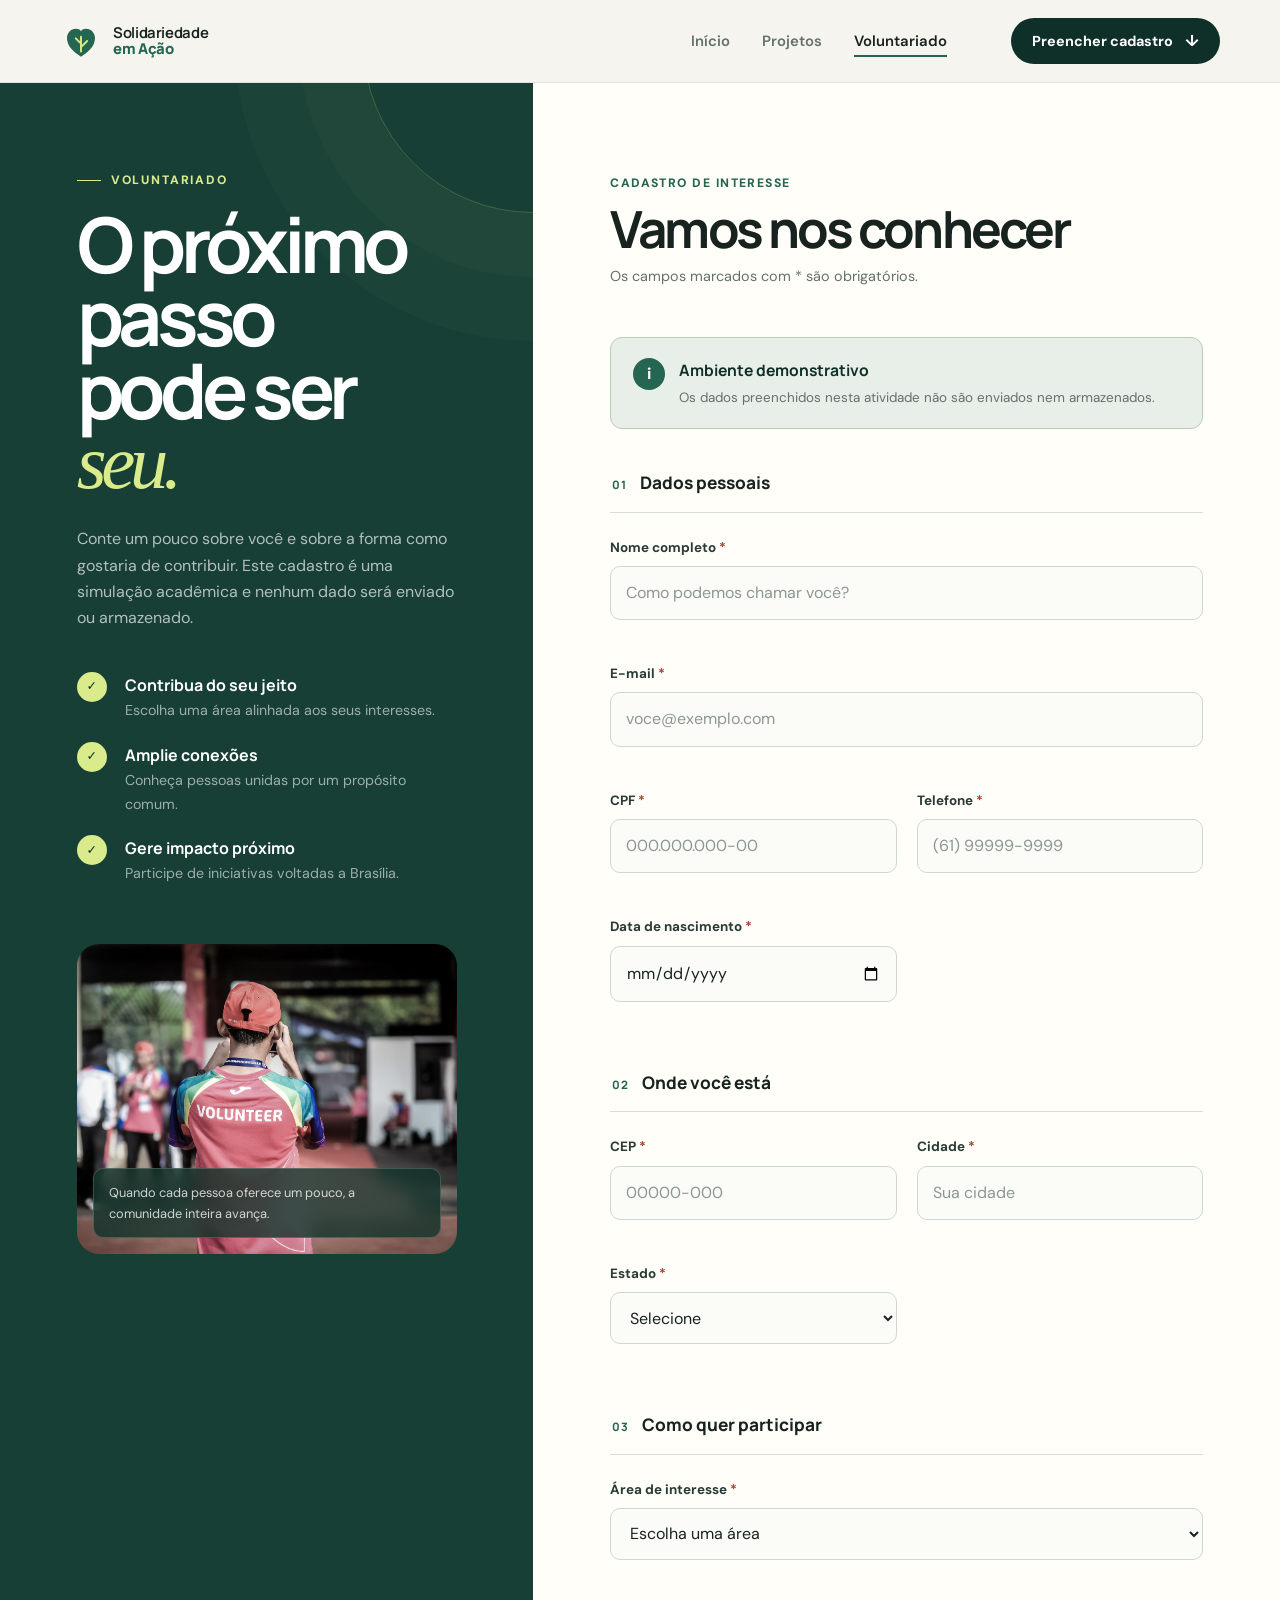
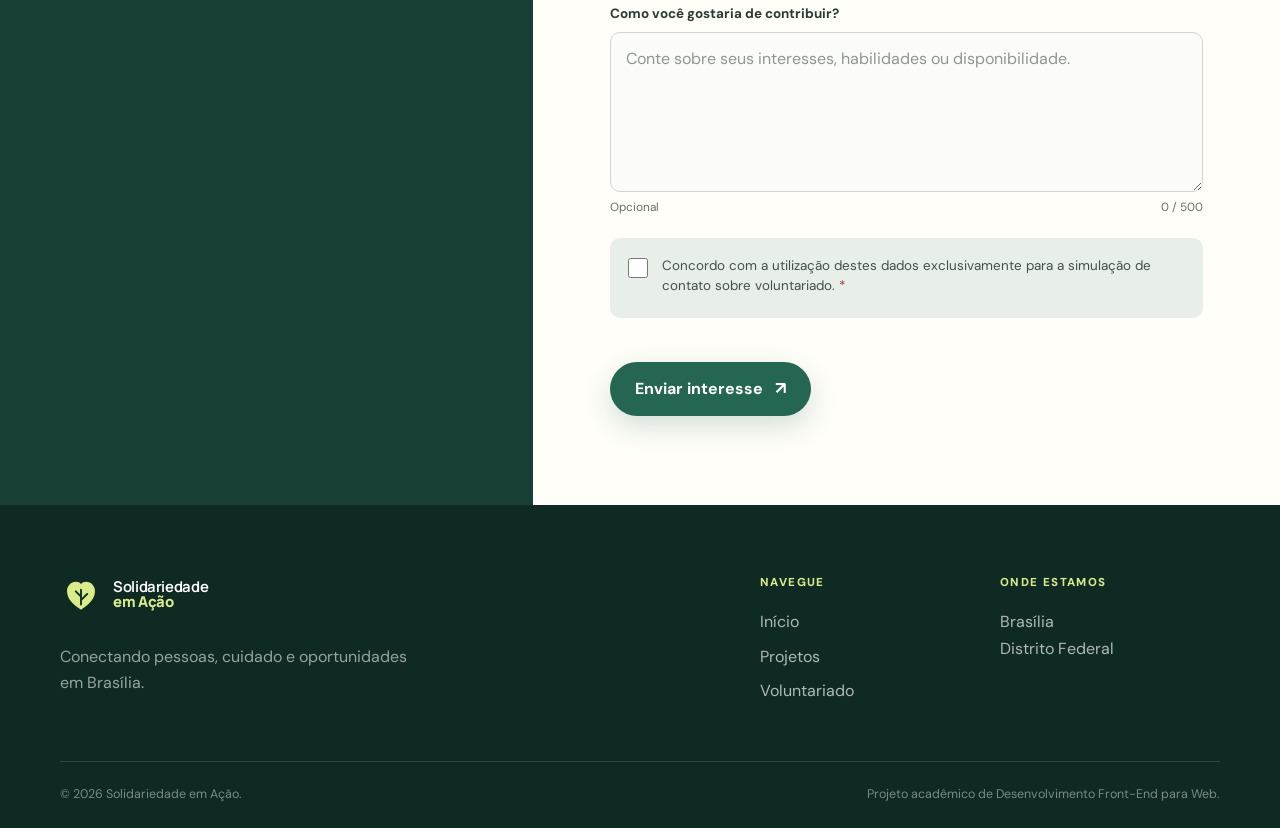
<file: cadastro.html>
<!DOCTYPE html>
<html lang="pt-BR">
<head>
  <meta charset="UTF-8">
  <meta name="viewport" content="width=device-width, initial-scale=1.0">
  <meta name="description" content="Demonstre seu interesse em participar como voluntário das iniciativas da Solidariedade em Ação em Brasília.">
  <meta name="theme-color" content="#173f35">
  <title>Voluntariado | Solidariedade em Ação</title>
  <link rel="preconnect" href="https://fonts.googleapis.com">
  <link rel="preconnect" href="https://fonts.gstatic.com" crossorigin>
  <link href="https://fonts.googleapis.com/css2?family=DM+Sans:wght@400;500;600;700&family=Manrope:wght@500;600;700;800&display=swap" rel="stylesheet">
  <link rel="stylesheet" href="css.css">
  <script src="js.js" defer></script>
</head>
<body class="form-page">
  <a class="skip-link" href="#conteudo">Pular para o conteúdo</a>

  <header class="site-header">
    <div class="container header-inner">
      <a class="brand" href="index.html" aria-label="Solidariedade em Ação, página inicial">
        <svg class="brand-mark" viewBox="0 0 48 48" aria-hidden="true"><path d="M24 42C14 36 8 28.8 8 20.7 8 14.8 12.5 10 18.2 10c2.4 0 4.6.9 5.8 2.8C25.2 10.9 27.4 10 29.8 10 35.5 10 40 14.8 40 20.7 40 28.8 34 36 24 42Z"/><path d="M24 36V19m0 8-6-6m6 10 7-7"/></svg>
        <span class="brand-name">Solidariedade <strong>em Ação</strong></span>
      </a>
      <button class="nav-toggle" type="button" aria-expanded="false" aria-controls="menu-principal">
        <span class="sr-only">Abrir menu</span><span aria-hidden="true"></span><span aria-hidden="true"></span><span aria-hidden="true"></span>
      </button>
      <nav class="site-nav" id="menu-principal" aria-label="Navegação principal">
        <ul>
          <li><a href="index.html">Início</a></li>
          <li class="nav-item-dropdown">
            <a href="projetos.html">Projetos</a>
            <ul class="nav-submenu">
              <li><a href="projetos.html#educacao">Educação para Todos</a></li>
              <li><a href="projetos.html#alimentacao">Alimento que Transforma</a></li>
              <li><a href="projetos.html#comunidade">Comunidade em Movimento</a></li>
            </ul>
          </li>
          <li><a href="cadastro.html" aria-current="page">Voluntariado</a></li>
        </ul>
        <a class="button button-small button-dark nav-cta" href="#formulario">Preencher cadastro <span aria-hidden="true">↓</span></a>
      </nav>
    </div>
  </header>

  <main id="conteudo">
    <div class="volunteer-layout">
      <div class="volunteer-story">
        <div class="story-content reveal">
          <p class="eyebrow eyebrow-light"><span></span> Voluntariado</p>
          <h1 id="voluntariado-titulo">O próximo passo pode ser <em>seu.</em></h1>
          <p>Conte um pouco sobre você e sobre a forma como gostaria de contribuir. Este cadastro é uma simulação acadêmica e nenhum dado será enviado ou armazenado.</p>
          <ul class="volunteer-benefits" aria-label="Por que participar">
            <li><span aria-hidden="true">✓</span><div><strong>Contribua do seu jeito</strong><p>Escolha uma área alinhada aos seus interesses.</p></div></li>
            <li><span aria-hidden="true">✓</span><div><strong>Amplie conexões</strong><p>Conheça pessoas unidas por um propósito comum.</p></div></li>
            <li><span aria-hidden="true">✓</span><div><strong>Gere impacto próximo</strong><p>Participe de iniciativas voltadas a Brasília.</p></div></li>
          </ul>
        </div>
        <figure class="story-image reveal reveal-delay">
          <picture>
            <source srcset="assets/images/voluntariado.webp" type="image/webp">
            <img src="assets/images/voluntariado.jpg" alt="Voluntárias sorrindo juntas durante uma atividade comunitária" width="800" height="600">
          </picture>
          <figcaption>Quando cada pessoa oferece um pouco, a comunidade inteira avança.</figcaption>
        </figure>
      </div>

      <section class="form-section" id="formulario" aria-labelledby="formulario-titulo">
        <div class="form-wrap reveal">
          <div class="form-heading">
            <p class="form-step">Cadastro de interesse</p>
            <h2 id="formulario-titulo">Vamos nos conhecer</h2>
            <p>Os campos marcados com <span aria-hidden="true">*</span><span class="sr-only">asterisco</span> são obrigatórios.</p>
          </div>

          <div class="feedback-alert feedback-alert-info" role="note" aria-labelledby="alerta-demonstracao-titulo">
            <span class="feedback-alert-icon" aria-hidden="true">i</span>
            <div>
              <h3 id="alerta-demonstracao-titulo">Ambiente demonstrativo</h3>
              <p>Os dados preenchidos nesta atividade não são enviados nem armazenados.</p>
            </div>
          </div>

          <form id="formCadastro">
            <fieldset>
              <legend><span>01</span> Dados pessoais</legend>
              <div class="form-grid">
                <div class="field field-full">
                  <label for="nome">Nome completo <span aria-hidden="true">*</span></label>
                  <input type="text" id="nome" name="nome" minlength="3" maxlength="100" autocomplete="name" placeholder="Como podemos chamar você?" required>
                  <small class="field-error" id="erro-nome"></small>
                </div>
                <div class="field field-full">
                  <label for="email">E-mail <span aria-hidden="true">*</span></label>
                  <input type="email" id="email" name="email" maxlength="120" autocomplete="email" placeholder="voce@exemplo.com" required>
                  <small class="field-error" id="erro-email"></small>
                </div>
                <div class="field">
                  <label for="cpf">CPF <span aria-hidden="true">*</span></label>
                  <input type="text" id="cpf" name="cpf" placeholder="000.000.000-00" maxlength="14" pattern="\d{3}\.\d{3}\.\d{3}-\d{2}" title="Digite o CPF no formato 000.000.000-00" inputmode="numeric" autocomplete="off" required>
                  <small class="field-error" id="erro-cpf"></small>
                </div>
                <div class="field">
                  <label for="telefone">Telefone <span aria-hidden="true">*</span></label>
                  <input type="tel" id="telefone" name="telefone" placeholder="(61) 99999-9999" maxlength="15" pattern="\(\d{2}\) \d{5}-\d{4}" title="Digite o telefone no formato (61) 99999-9999" inputmode="tel" autocomplete="tel" required>
                  <small class="field-error" id="erro-telefone"></small>
                </div>
                <div class="field">
                  <label for="dataNascimento">Data de nascimento <span aria-hidden="true">*</span></label>
                  <input type="date" id="dataNascimento" name="dataNascimento" autocomplete="bday" required>
                  <small class="field-error" id="erro-dataNascimento"></small>
                </div>
              </div>
            </fieldset>

            <fieldset>
              <legend><span>02</span> Onde você está</legend>
              <div class="form-grid">
                <div class="field">
                  <label for="cep">CEP <span aria-hidden="true">*</span></label>
                  <input type="text" id="cep" name="cep" placeholder="00000-000" maxlength="9" pattern="\d{5}-\d{3}" title="Digite o CEP no formato 00000-000" inputmode="numeric" autocomplete="postal-code" required>
                  <small class="field-error" id="erro-cep"></small>
                </div>
                <div class="field">
                  <label for="cidade">Cidade <span aria-hidden="true">*</span></label>
                  <input type="text" id="cidade" name="cidade" minlength="2" maxlength="80" autocomplete="address-level2" placeholder="Sua cidade" required>
                  <small class="field-error" id="erro-cidade"></small>
                </div>
                <div class="field">
                  <label for="estado">Estado <span aria-hidden="true">*</span></label>
                  <select id="estado" name="estado" autocomplete="address-level1" required>
                    <option value="">Selecione</option><option value="AC">Acre</option><option value="AL">Alagoas</option><option value="AP">Amapá</option><option value="AM">Amazonas</option><option value="BA">Bahia</option><option value="CE">Ceará</option><option value="DF">Distrito Federal</option><option value="ES">Espírito Santo</option><option value="GO">Goiás</option><option value="MA">Maranhão</option><option value="MT">Mato Grosso</option><option value="MS">Mato Grosso do Sul</option><option value="MG">Minas Gerais</option><option value="PA">Pará</option><option value="PB">Paraíba</option><option value="PR">Paraná</option><option value="PE">Pernambuco</option><option value="PI">Piauí</option><option value="RJ">Rio de Janeiro</option><option value="RN">Rio Grande do Norte</option><option value="RS">Rio Grande do Sul</option><option value="RO">Rondônia</option><option value="RR">Roraima</option><option value="SC">Santa Catarina</option><option value="SP">São Paulo</option><option value="SE">Sergipe</option><option value="TO">Tocantins</option>
                  </select>
                  <small class="field-error" id="erro-estado"></small>
                </div>
              </div>
            </fieldset>

            <fieldset>
              <legend><span>03</span> Como quer participar</legend>
              <div class="form-grid">
                <div class="field field-full">
                  <label for="area">Área de interesse <span aria-hidden="true">*</span></label>
                  <select id="area" name="area" required>
                    <option value="">Escolha uma área</option>
                    <option value="educacao">Educação</option>
                    <option value="alimentacao">Segurança alimentar</option>
                    <option value="eventos">Eventos e atividades comunitárias</option>
                    <option value="administrativo">Apoio administrativo</option>
                    <option value="comunicacao">Comunicação</option>
                  </select>
                  <small class="field-error" id="erro-area"></small>
                </div>
                <div class="field field-full">
                  <label for="mensagem">Como você gostaria de contribuir?</label>
                  <textarea id="mensagem" name="mensagem" rows="5" maxlength="500" placeholder="Conte sobre seus interesses, habilidades ou disponibilidade."></textarea>
                  <div class="field-meta"><span>Opcional</span><span id="contadorMensagem">0 / 500</span></div>
                </div>
                <div class="consent field-full">
                  <input type="checkbox" id="consentimento" name="consentimento" required>
                  <label for="consentimento">Concordo com a utilização destes dados exclusivamente para a simulação de contato sobre voluntariado. <span aria-hidden="true">*</span></label>
                  <small class="field-error" id="erro-consentimento"></small>
                </div>
              </div>
            </fieldset>

            <div class="form-submit">
              <button type="submit" class="button button-primary">Enviar interesse <span aria-hidden="true">↗</span></button>
            </div>
            <div id="mensagemSucesso" class="form-status" role="status" aria-live="polite" tabindex="-1" hidden></div>
          </form>
        </div>
      </section>
    </div>
  </main>

  <div class="toast-region">
    <div id="toastSucesso" class="toast toast-success" hidden>
      <span class="toast-icon" aria-hidden="true">✓</span>
      <div role="status" aria-live="polite" aria-atomic="true">
        <strong>Interesse registrado na demonstração</strong>
        <p>Nenhum dado foi enviado ou armazenado.</p>
      </div>
      <button class="toast-close" type="button" aria-label="Fechar notificação">×</button>
    </div>
  </div>

  <footer class="site-footer">
    <div class="container footer-main">
      <div>
        <a class="brand brand-light" href="index.html" aria-label="Solidariedade em Ação, página inicial">
          <svg class="brand-mark" viewBox="0 0 48 48" aria-hidden="true"><path d="M24 42C14 36 8 28.8 8 20.7 8 14.8 12.5 10 18.2 10c2.4 0 4.6.9 5.8 2.8C25.2 10.9 27.4 10 29.8 10 35.5 10 40 14.8 40 20.7 40 28.8 34 36 24 42Z"/><path d="M24 36V19m0 8-6-6m6 10 7-7"/></svg>
          <span class="brand-name">Solidariedade <strong>em Ação</strong></span>
        </a>
        <p>Conectando pessoas, cuidado e oportunidades em Brasília.</p>
      </div>
      <nav aria-label="Navegação do rodapé"><p>Navegue</p><a href="index.html">Início</a><a href="projetos.html">Projetos</a><a href="cadastro.html">Voluntariado</a></nav>
      <div class="footer-location"><p>Onde estamos</p><address>Brasília<br>Distrito Federal</address></div>
    </div>
    <div class="container footer-bottom"><p>© <span data-current-year>2026</span> Solidariedade em Ação.</p><p>Projeto acadêmico de Desenvolvimento Front-End para Web.</p></div>
  </footer>
</body>
</html>
</file>
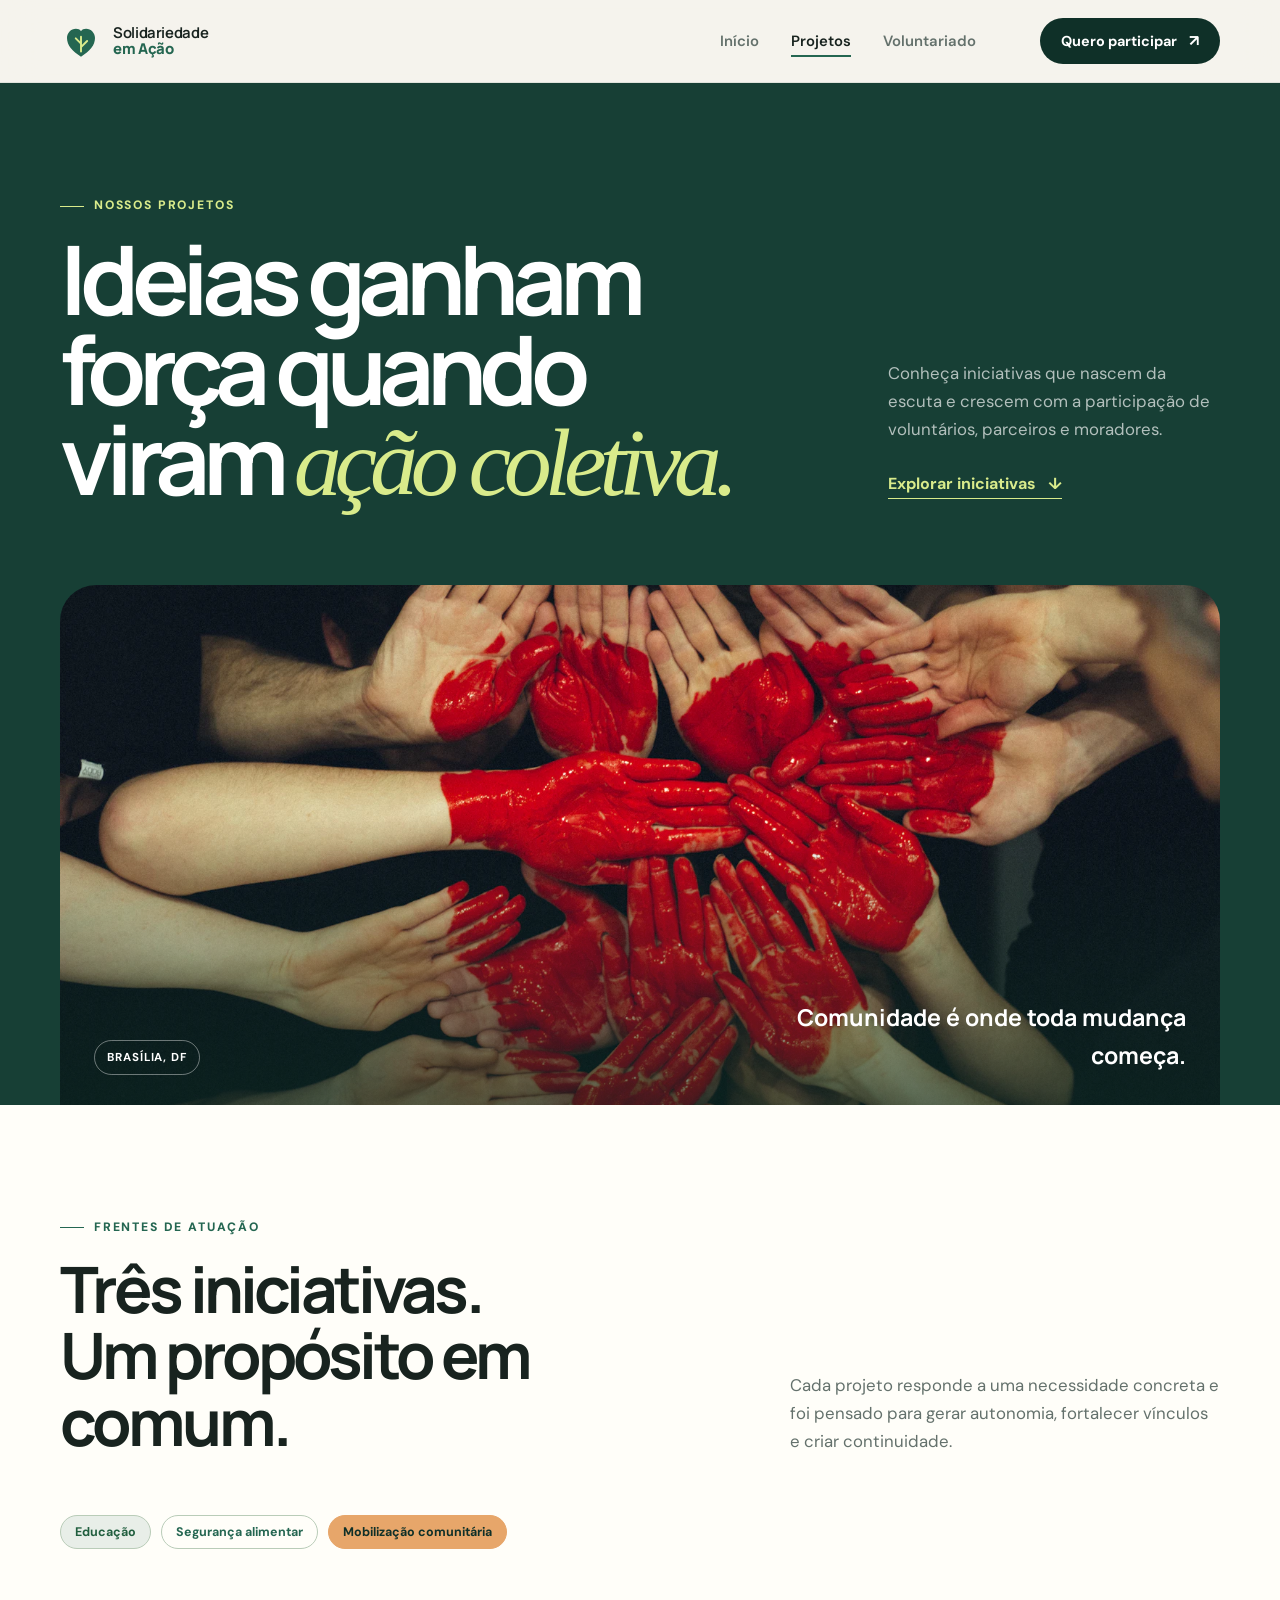
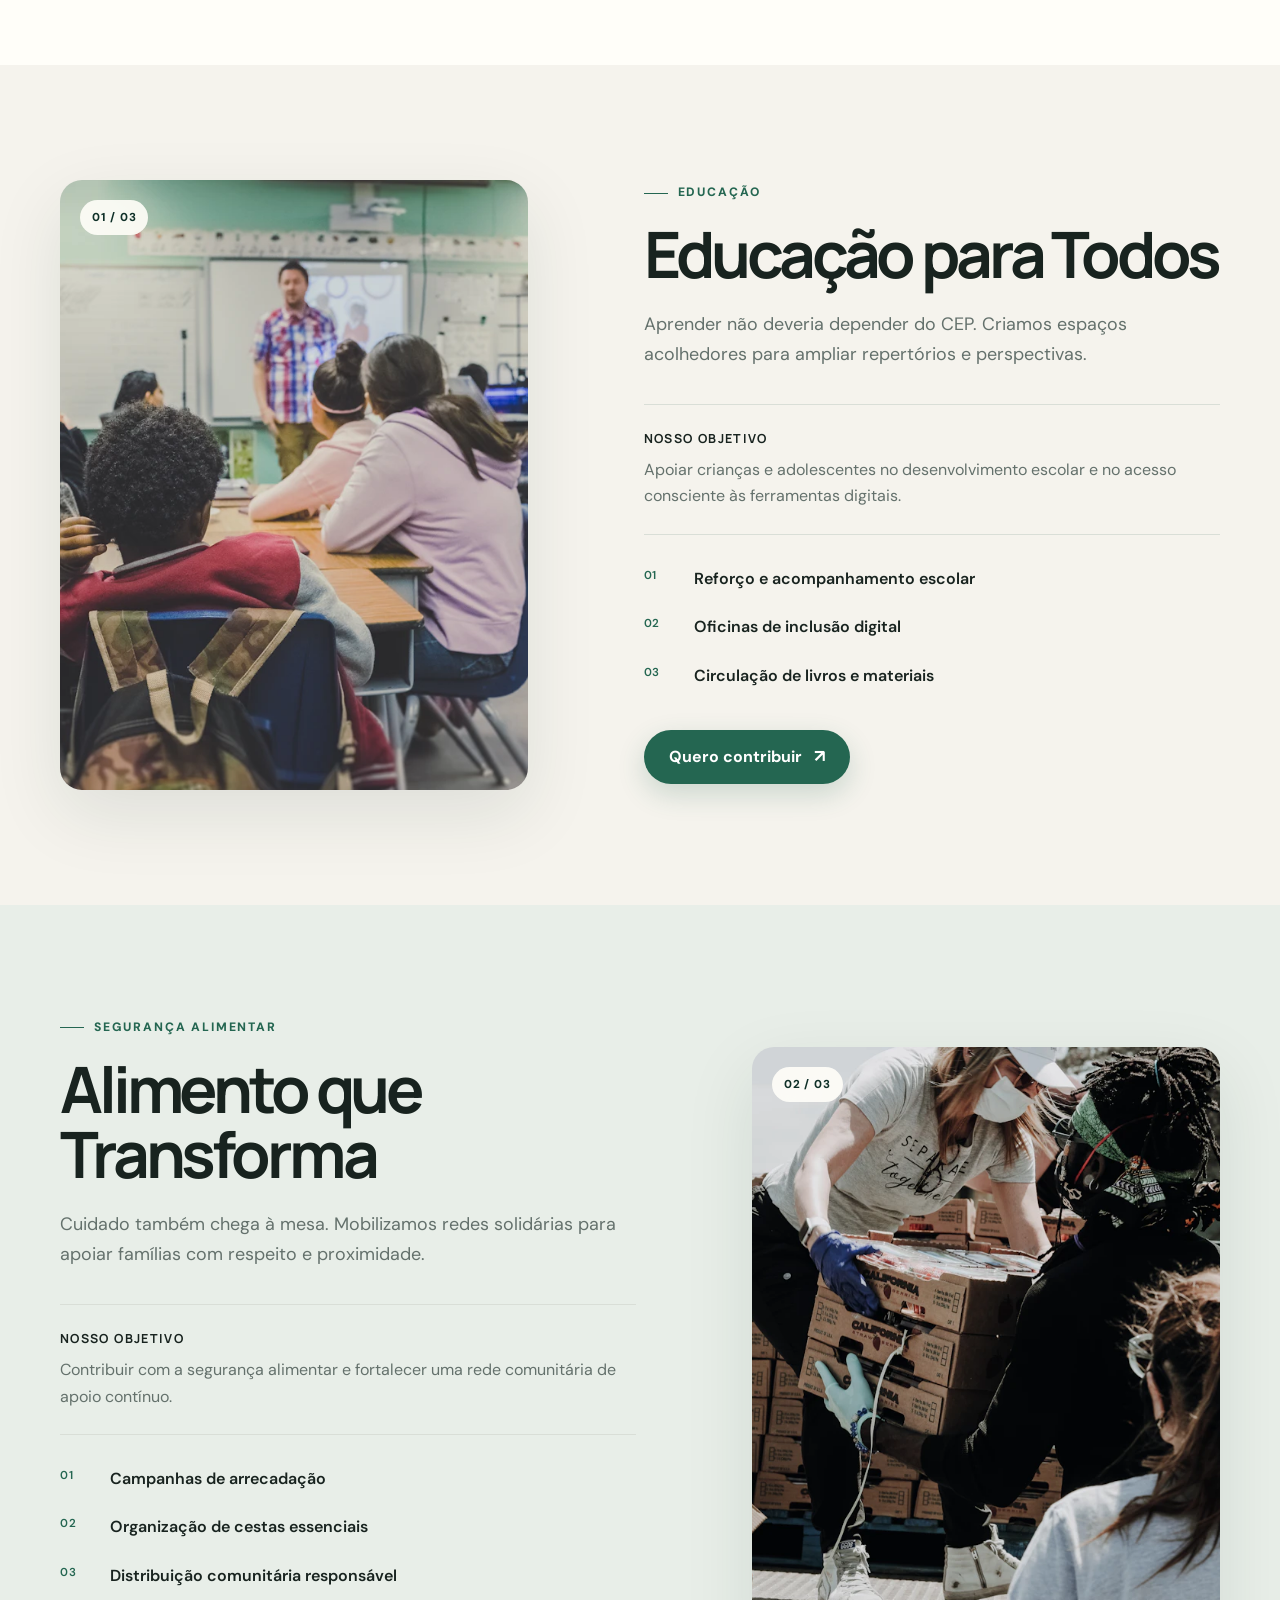
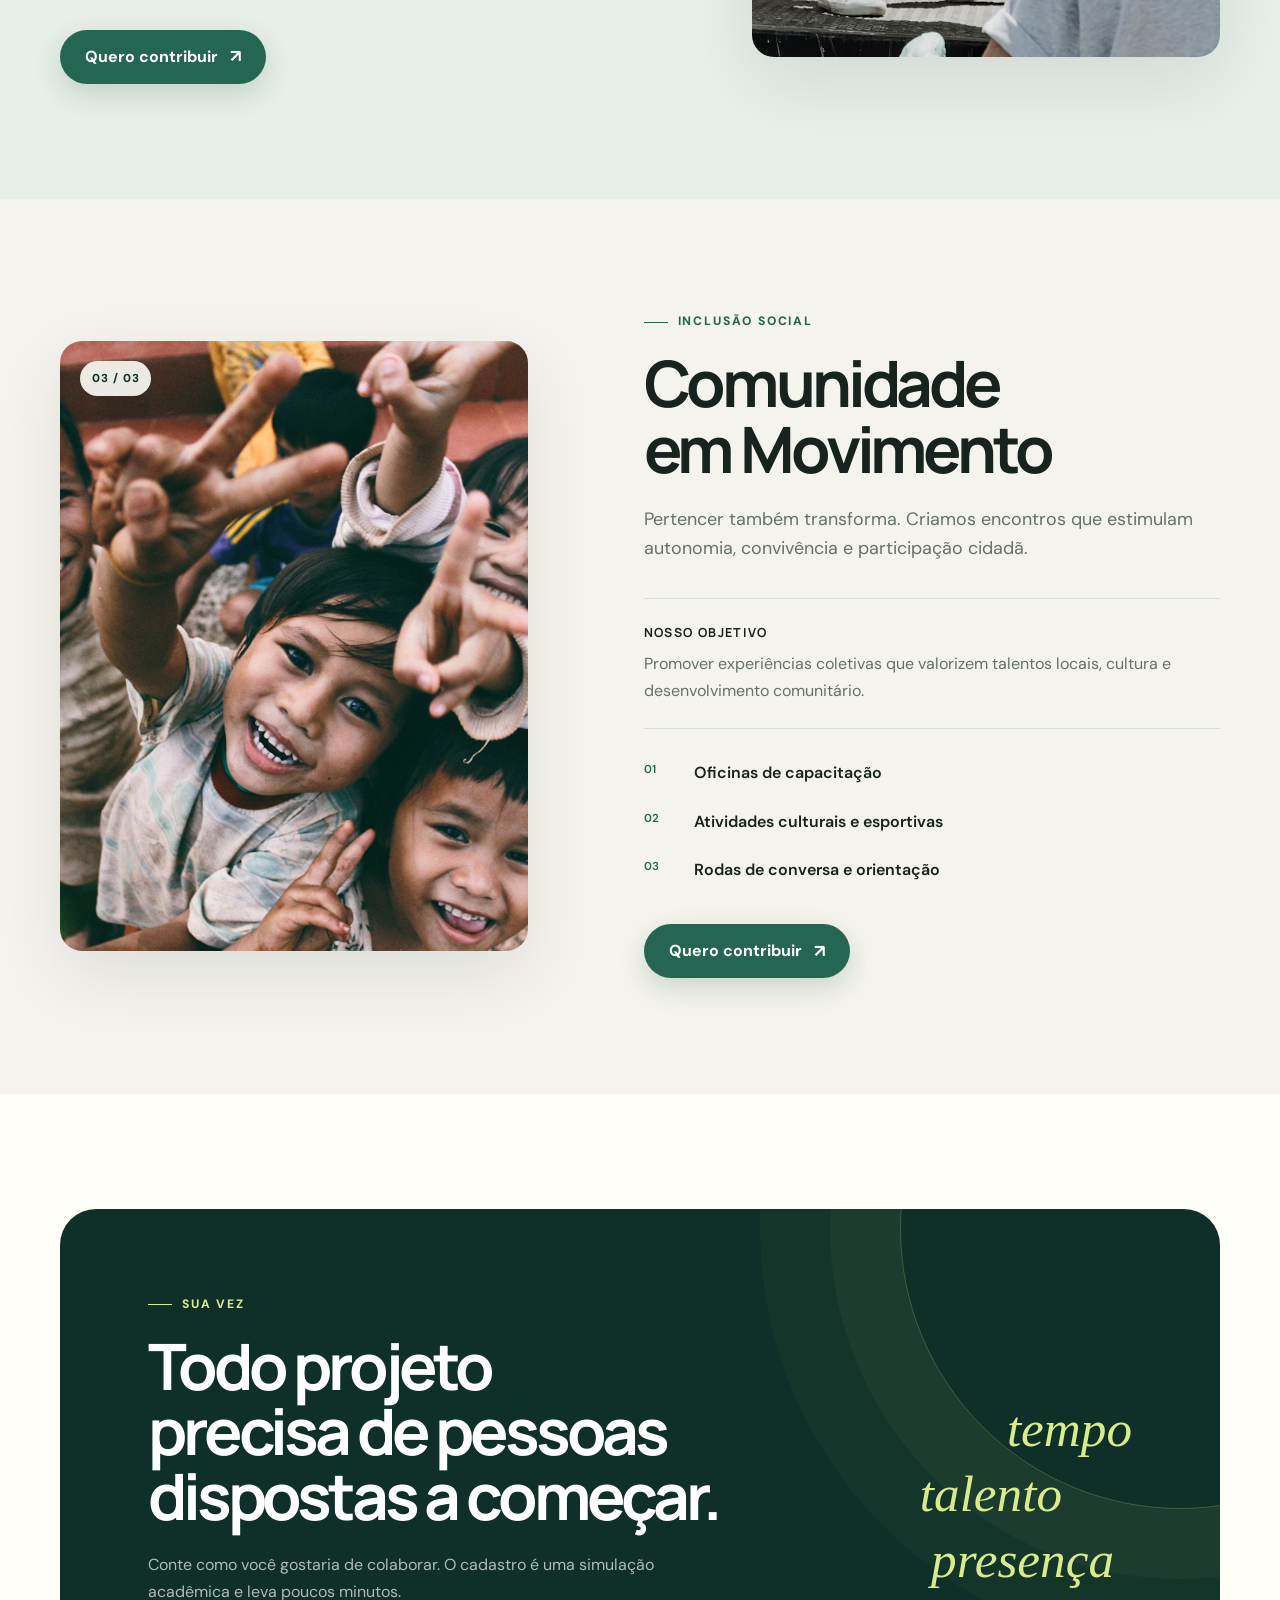
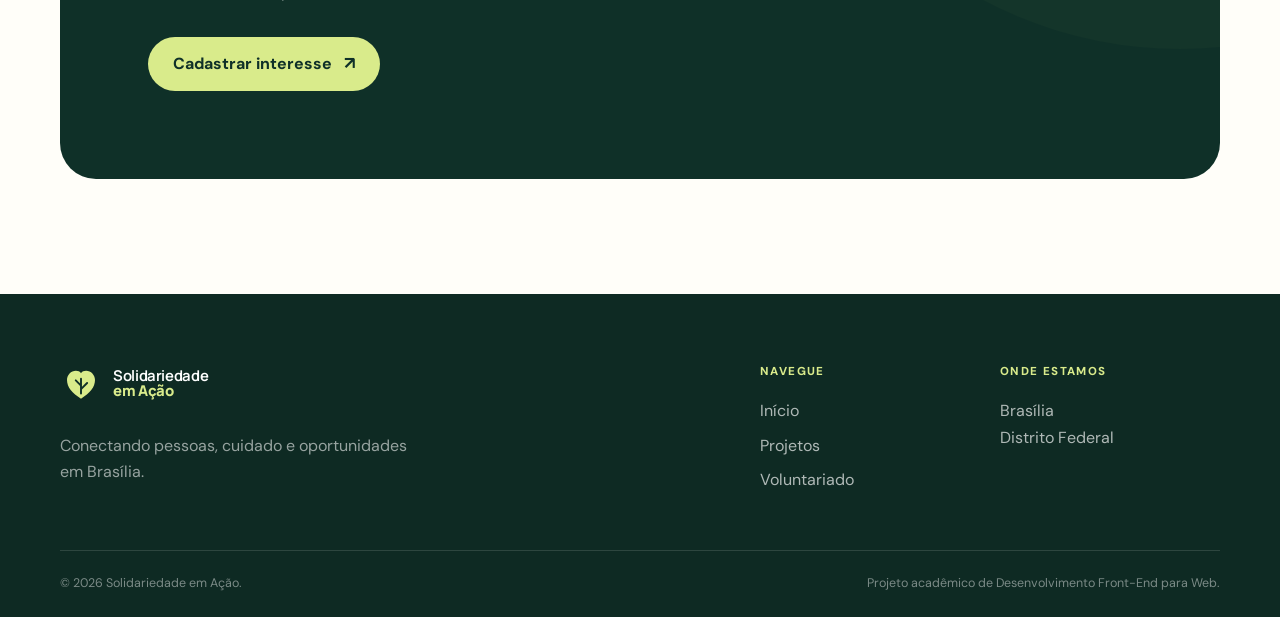
<file: projetos.html>
<!DOCTYPE html>
<html lang="pt-BR">
<head>
  <meta charset="UTF-8">
  <meta name="viewport" content="width=device-width, initial-scale=1.0">
  <meta name="description" content="Conheça as iniciativas de educação, segurança alimentar e inclusão social da Solidariedade em Ação em Brasília.">
  <meta name="theme-color" content="#173f35">
  <title>Projetos | Solidariedade em Ação</title>
  <link rel="preconnect" href="https://fonts.googleapis.com">
  <link rel="preconnect" href="https://fonts.gstatic.com" crossorigin>
  <link href="https://fonts.googleapis.com/css2?family=DM+Sans:wght@400;500;600;700&family=Manrope:wght@500;600;700;800&display=swap" rel="stylesheet">
  <link rel="stylesheet" href="css.css">
  <script src="js.js" defer></script>
</head>
<body>
  <a class="skip-link" href="#conteudo">Pular para o conteúdo</a>

  <header class="site-header">
    <div class="container header-inner">
      <a class="brand" href="index.html" aria-label="Solidariedade em Ação, página inicial">
        <svg class="brand-mark" viewBox="0 0 48 48" aria-hidden="true"><path d="M24 42C14 36 8 28.8 8 20.7 8 14.8 12.5 10 18.2 10c2.4 0 4.6.9 5.8 2.8C25.2 10.9 27.4 10 29.8 10 35.5 10 40 14.8 40 20.7 40 28.8 34 36 24 42Z"/><path d="M24 36V19m0 8-6-6m6 10 7-7"/></svg>
        <span class="brand-name">Solidariedade <strong>em Ação</strong></span>
      </a>
      <button class="nav-toggle" type="button" aria-expanded="false" aria-controls="menu-principal">
        <span class="sr-only">Abrir menu</span><span aria-hidden="true"></span><span aria-hidden="true"></span><span aria-hidden="true"></span>
      </button>
      <nav class="site-nav" id="menu-principal" aria-label="Navegação principal">
        <ul>
          <li><a href="index.html">Início</a></li>
          <li class="nav-item-dropdown">
            <a href="projetos.html" aria-current="page">Projetos</a>
            <ul class="nav-submenu">
              <li><a href="projetos.html#educacao">Educação para Todos</a></li>
              <li><a href="projetos.html#alimentacao">Alimento que Transforma</a></li>
              <li><a href="projetos.html#comunidade">Comunidade em Movimento</a></li>
            </ul>
          </li>
          <li><a href="cadastro.html">Voluntariado</a></li>
        </ul>
        <a class="button button-small button-dark nav-cta" href="cadastro.html">Quero participar <span aria-hidden="true">↗</span></a>
      </nav>
    </div>
  </header>

  <main id="conteudo">
    <section class="page-hero projects-hero">
      <div class="container page-hero-grid">
        <div class="reveal">
          <p class="eyebrow eyebrow-light"><span></span> Nossos projetos</p>
          <h1>Ideias ganham força quando viram <em>ação coletiva.</em></h1>
        </div>
        <div class="page-hero-aside reveal reveal-delay">
          <p>Conheça iniciativas que nascem da escuta e crescem com a participação de voluntários, parceiros e moradores.</p>
          <a class="text-link text-link-light" href="#iniciativas">Explorar iniciativas <span aria-hidden="true">↓</span></a>
        </div>
      </div>
      <div class="container page-hero-image reveal">
        <picture>
          <source srcset="assets/images/projetos-comunidade.webp" type="image/webp">
          <img src="assets/images/projetos-comunidade.jpg" alt="Voluntários de diferentes idades reunidos em uma ação social" width="1400" height="660">
        </picture>
        <div class="image-caption"><span>Brasília, DF</span><p>Comunidade é onde toda mudança começa.</p></div>
      </div>
    </section>

    <section class="section projects-intro" id="iniciativas" aria-labelledby="iniciativas-titulo">
      <div class="container">
        <div class="section-heading section-heading-dark reveal">
          <div><p class="eyebrow"><span></span> Frentes de atuação</p><h2 id="iniciativas-titulo">Três iniciativas.<br>Um propósito em comum.</h2></div>
          <p>Cada projeto responde a uma necessidade concreta e foi pensado para gerar autonomia, fortalecer vínculos e criar continuidade.</p>
        </div>
        <ul class="feedback-badge-list reveal" aria-label="Áreas dos projetos">
          <li><span class="feedback-badge feedback-badge-success">Educação</span></li>
          <li><span class="feedback-badge feedback-badge-info">Segurança alimentar</span></li>
          <li><span class="feedback-badge feedback-badge-warm">Mobilização comunitária</span></li>
        </ul>
      </div>
    </section>

    <div class="project-detail" id="educacao">
      <div class="container project-detail-grid">
        <div class="project-detail-media reveal">
          <span class="project-index">01 / 03</span>
          <picture>
            <source srcset="assets/images/educacao.webp" type="image/webp">
            <img src="assets/images/educacao.jpg" alt="Professora orientando estudantes durante uma atividade em sala" width="900" height="720">
          </picture>
        </div>
        <article class="project-detail-copy reveal reveal-delay">
          <p class="eyebrow"><span></span> Educação</p>
          <h2 id="educacao-titulo">Educação para Todos</h2>
          <p class="project-lead">Aprender não deveria depender do CEP. Criamos espaços acolhedores para ampliar repertórios e perspectivas.</p>
          <div class="project-objective"><h3>Nosso objetivo</h3><p>Apoiar crianças e adolescentes no desenvolvimento escolar e no acesso consciente às ferramentas digitais.</p></div>
          <ul class="impact-list" aria-label="Atividades do projeto">
            <li><span>01</span> Reforço e acompanhamento escolar</li>
            <li><span>02</span> Oficinas de inclusão digital</li>
            <li><span>03</span> Circulação de livros e materiais</li>
          </ul>
          <a class="button button-primary" href="cadastro.html?area=educacao">Quero contribuir <span aria-hidden="true">↗</span></a>
        </article>
      </div>
    </div>

    <div class="project-detail project-detail-alt" id="alimentacao">
      <div class="container project-detail-grid">
        <div class="project-detail-media reveal">
          <span class="project-index">02 / 03</span>
          <picture>
            <source srcset="assets/images/alimentacao.webp" type="image/webp">
            <img src="assets/images/alimentacao.jpg" alt="Pessoas voluntárias organizando doações de alimentos" width="900" height="720">
          </picture>
        </div>
        <article class="project-detail-copy reveal reveal-delay">
          <p class="eyebrow"><span></span> Segurança alimentar</p>
          <h2 id="alimentacao-titulo">Alimento que Transforma</h2>
          <p class="project-lead">Cuidado também chega à mesa. Mobilizamos redes solidárias para apoiar famílias com respeito e proximidade.</p>
          <div class="project-objective"><h3>Nosso objetivo</h3><p>Contribuir com a segurança alimentar e fortalecer uma rede comunitária de apoio contínuo.</p></div>
          <ul class="impact-list" aria-label="Atividades do projeto">
            <li><span>01</span> Campanhas de arrecadação</li>
            <li><span>02</span> Organização de cestas essenciais</li>
            <li><span>03</span> Distribuição comunitária responsável</li>
          </ul>
          <a class="button button-primary" href="cadastro.html?area=alimentacao">Quero contribuir <span aria-hidden="true">↗</span></a>
        </article>
      </div>
    </div>

    <div class="project-detail" id="comunidade">
      <div class="container project-detail-grid">
        <div class="project-detail-media reveal">
          <span class="project-index">03 / 03</span>
          <picture>
            <source srcset="assets/images/inclusao-social.webp" type="image/webp">
            <img src="assets/images/inclusao-social.jpg" alt="Crianças participando juntas de uma atividade comunitária" width="900" height="720">
          </picture>
        </div>
        <article class="project-detail-copy reveal reveal-delay">
          <p class="eyebrow"><span></span> Inclusão social</p>
          <h2 id="comunidade-titulo">Comunidade em Movimento</h2>
          <p class="project-lead">Pertencer também transforma. Criamos encontros que estimulam autonomia, convivência e participação cidadã.</p>
          <div class="project-objective"><h3>Nosso objetivo</h3><p>Promover experiências coletivas que valorizem talentos locais, cultura e desenvolvimento comunitário.</p></div>
          <ul class="impact-list" aria-label="Atividades do projeto">
            <li><span>01</span> Oficinas de capacitação</li>
            <li><span>02</span> Atividades culturais e esportivas</li>
            <li><span>03</span> Rodas de conversa e orientação</li>
          </ul>
          <a class="button button-primary" href="cadastro.html?area=eventos">Quero contribuir <span aria-hidden="true">↗</span></a>
        </article>
      </div>
    </div>

    <section class="section project-cta" aria-labelledby="cta-projetos-titulo">
      <div class="container join-panel reveal">
        <div class="join-copy">
          <p class="eyebrow eyebrow-light"><span></span> Sua vez</p>
          <h2 id="cta-projetos-titulo">Todo projeto precisa de pessoas dispostas a começar.</h2>
          <p>Conte como você gostaria de colaborar. O cadastro é uma simulação acadêmica e leva poucos minutos.</p>
          <a class="button button-light" href="cadastro.html">Cadastrar interesse <span aria-hidden="true">↗</span></a>
        </div>
        <div class="join-visual" aria-hidden="true"><span>tempo</span><span>talento</span><span>presença</span></div>
      </div>
    </section>
  </main>

  <footer class="site-footer">
    <div class="container footer-main">
      <div>
        <a class="brand brand-light" href="index.html" aria-label="Solidariedade em Ação, página inicial">
          <svg class="brand-mark" viewBox="0 0 48 48" aria-hidden="true"><path d="M24 42C14 36 8 28.8 8 20.7 8 14.8 12.5 10 18.2 10c2.4 0 4.6.9 5.8 2.8C25.2 10.9 27.4 10 29.8 10 35.5 10 40 14.8 40 20.7 40 28.8 34 36 24 42Z"/><path d="M24 36V19m0 8-6-6m6 10 7-7"/></svg>
          <span class="brand-name">Solidariedade <strong>em Ação</strong></span>
        </a>
        <p>Conectando pessoas, cuidado e oportunidades em Brasília.</p>
      </div>
      <nav aria-label="Navegação do rodapé"><p>Navegue</p><a href="index.html">Início</a><a href="projetos.html">Projetos</a><a href="cadastro.html">Voluntariado</a></nav>
      <div class="footer-location"><p>Onde estamos</p><address>Brasília<br>Distrito Federal</address></div>
    </div>
    <div class="container footer-bottom"><p>© <span data-current-year>2026</span> Solidariedade em Ação.</p><p>Projeto acadêmico de Desenvolvimento Front-End para Web.</p></div>
  </footer>
</body>
</html>
</file>
<file: css.css>
:root {
  --canvas: #f5f3ed;
  --paper: #fffef9;
  --mist: #e8eee8;
  --sage: #b9ccb8;
  --lime: #d9eb8b;
  --green: #246651;
  --green-deep: #173f35;
  --green-ink: #0f3028;
  --ink: #18231f;
  --muted: #64716c;
  --line: #d9ded7;
  --warm: #e7a66a;
  --danger: #a43f36;
  --success: #215f3f;
  --font-body: "DM Sans", system-ui, sans-serif;
  --font-display: "Manrope", system-ui, sans-serif;
  --container: 1200px;
  --radius-sm: 12px;
  --radius-md: 22px;
  --radius-lg: 36px;
  --shadow: 0 24px 70px rgba(20, 51, 42, 0.1);
  --transition: 220ms cubic-bezier(.2, .7, .2, 1);
}

*, *::before, *::after {
  box-sizing: border-box;
}

html {
  scroll-behavior: smooth;
}

body {
  margin: 0;
  min-width: 0;
  min-height: 100vh;
  overflow-x: hidden;
  background: var(--canvas);
  color: var(--ink);
  font-family: var(--font-body);
  font-size: 1rem;
  line-height: 1.65;
  -webkit-font-smoothing: antialiased;
}

body.menu-open {
  overflow: hidden;
}

h1, h2, h3, p, figure, dl, dd {
  margin: 0;
}

h1, h2, h3 {
  font-family: var(--font-display);
  text-wrap: balance;
}

ul {
  margin: 0;
  padding: 0;
  list-style: none;
}

a {
  color: inherit;
  text-decoration: none;
}

img {
  display: block;
  max-width: 100%;
}

picture {
  display: contents;
}

button, input, select, textarea {
  font: inherit;
}

button, a {
  -webkit-tap-highlight-color: transparent;
}

:focus-visible {
  outline: 3px solid var(--warm);
  outline-offset: 4px;
}

::selection {
  background: var(--lime);
  color: var(--green-ink);
}

.container {
  width: min(calc(100% - 48px), var(--container));
  margin-inline: auto;
}

.sr-only {
  position: absolute;
  width: 1px;
  height: 1px;
  padding: 0;
  margin: -1px;
  overflow: hidden;
  clip: rect(0, 0, 0, 0);
  white-space: nowrap;
  border: 0;
}

.skip-link {
  position: fixed;
  top: 12px;
  left: 12px;
  z-index: 1000;
  padding: 10px 16px;
  border-radius: 8px;
  background: var(--paper);
  color: var(--green-ink);
  font-weight: 700;
  transform: translateY(-150%);
  transition: transform var(--transition);
}

.skip-link:focus {
  transform: translateY(0);
}

.site-header {
  position: sticky;
  top: 0;
  z-index: 100;
  border-bottom: 1px solid rgba(217, 222, 215, 0.76);
  background: rgba(245, 243, 237, 0.9);
  backdrop-filter: blur(18px);
}

.header-inner {
  min-height: 82px;
  display: flex;
  align-items: center;
  justify-content: space-between;
  gap: 32px;
}

.brand {
  display: inline-flex;
  align-items: center;
  gap: 11px;
  flex: 0 0 auto;
  font-family: var(--font-display);
  font-size: .93rem;
  font-weight: 650;
  line-height: 1.05;
  letter-spacing: -.025em;
}

.brand-name strong {
  display: block;
  color: var(--green);
  font-weight: 800;
}

.brand-mark {
  width: 42px;
  height: 42px;
  overflow: visible;
}

.brand-mark path:first-child {
  fill: var(--green);
}

.brand-mark path:last-child {
  fill: none;
  stroke: var(--lime);
  stroke-width: 2.2;
  stroke-linecap: round;
  stroke-linejoin: round;
}

.site-nav {
  display: flex;
  align-items: center;
  gap: clamp(24px, 4vw, 52px);
}

.site-nav > ul {
  display: flex;
  align-items: center;
  gap: 6px;
}

.site-nav ul a {
  position: relative;
  display: inline-flex;
  align-items: center;
  min-height: 44px;
  padding: 0 13px;
  color: var(--muted);
  font-size: .93rem;
  font-weight: 600;
  transition: color var(--transition);
}

.site-nav ul a::after {
  content: "";
  position: absolute;
  right: 13px;
  bottom: 6px;
  left: 13px;
  height: 2px;
  background: var(--green);
  transform: scaleX(0);
  transform-origin: right;
  transition: transform var(--transition);
}

.site-nav ul a:hover,
.site-nav ul a[aria-current="page"] {
  color: var(--ink);
}

.site-nav ul a:hover::after,
.site-nav ul a[aria-current="page"]::after {
  transform: scaleX(1);
  transform-origin: left;
}

.nav-item-dropdown {
  position: relative;
}

.site-nav .nav-submenu {
  position: absolute;
  top: 100%;
  left: 50%;
  z-index: 20;
  display: grid;
  min-width: 250px;
  gap: 0;
  padding: 10px;
  border: 1px solid var(--line);
  border-radius: 14px;
  background: var(--paper);
  box-shadow: 0 18px 45px rgba(23, 63, 53, .14);
  opacity: 0;
  visibility: hidden;
  transform: translate(-50%, -8px);
  pointer-events: none;
  transition: opacity var(--transition), visibility var(--transition), transform var(--transition);
}

.nav-item-dropdown:hover > .nav-submenu,
.nav-item-dropdown:focus-within > .nav-submenu {
  opacity: 1;
  visibility: visible;
  transform: translate(-50%, 0);
  pointer-events: auto;
}

.site-nav .nav-submenu a {
  width: 100%;
  min-height: 40px;
  padding: 8px 14px;
  border-radius: 8px;
  white-space: nowrap;
}

.site-nav .nav-submenu a::after {
  display: none;
}

.site-nav .nav-submenu a:hover,
.site-nav .nav-submenu a:focus-visible {
  background: var(--mist);
  color: var(--ink);
}

.nav-toggle {
  display: none;
  width: 46px;
  height: 46px;
  padding: 0;
  border: 1px solid var(--line);
  border-radius: 50%;
  background: var(--paper);
  cursor: pointer;
}

.nav-toggle > span:not(.sr-only) {
  display: block;
  width: 18px;
  height: 1.5px;
  margin: 4px auto;
  background: var(--ink);
  transition: transform var(--transition), opacity var(--transition);
}

.button {
  display: inline-flex;
  align-items: center;
  justify-content: center;
  gap: 12px;
  min-height: 54px;
  padding: 0 24px;
  border: 1px solid transparent;
  border-radius: 999px;
  font-weight: 700;
  line-height: 1;
  cursor: pointer;
  transition: color var(--transition), background var(--transition), border-color var(--transition), transform var(--transition), box-shadow var(--transition);
}

.button span {
  font-size: 1.1em;
  transition: transform var(--transition);
}

.button:hover {
  transform: translateY(-2px);
}

.button:hover span {
  transform: translate(2px, -2px);
}

.button-small {
  min-height: 46px;
  padding-inline: 20px;
  font-size: .9rem;
}

.button-primary {
  background: var(--green);
  color: #fff;
  box-shadow: 0 10px 28px rgba(36, 102, 81, .2);
}

.button-primary:hover {
  background: var(--green-deep);
  box-shadow: 0 14px 34px rgba(23, 63, 53, .24);
}

.button-dark {
  background: var(--green-ink);
  color: #fff;
}

.button-dark:hover {
  background: var(--green);
}

.button-ghost {
  border-color: var(--line);
  background: rgba(255, 254, 249, .58);
  color: var(--ink);
}

.button-ghost:hover {
  border-color: var(--sage);
  background: var(--paper);
}

.button-light {
  background: var(--lime);
  color: var(--green-ink);
}

.button-light:hover {
  background: #e7f5aa;
}

.button:active:not(:disabled):not([aria-disabled="true"]) {
  transform: translateY(0) scale(.98);
}

.button:active:not(:disabled):not([aria-disabled="true"]) span {
  transform: none;
}

.button:disabled,
.button[aria-disabled="true"] {
  opacity: .58;
  cursor: not-allowed;
  transform: none;
  box-shadow: none;
}

.button:disabled span,
.button[aria-disabled="true"] span {
  transform: none;
}

.button-primary:disabled,
.button-primary[aria-disabled="true"] {
  background: var(--green);
}

.button-dark:disabled,
.button-dark[aria-disabled="true"] {
  background: var(--green-ink);
}

.button-ghost:disabled,
.button-ghost[aria-disabled="true"] {
  border-color: var(--line);
  background: rgba(255, 254, 249, .58);
}

.button-light:disabled,
.button-light[aria-disabled="true"] {
  background: var(--lime);
}

.eyebrow {
  display: flex;
  align-items: center;
  gap: 10px;
  margin-bottom: 20px;
  color: var(--green);
  font-size: .76rem;
  font-weight: 800;
  letter-spacing: .15em;
  line-height: 1.3;
  text-transform: uppercase;
}

.eyebrow > span {
  width: 24px;
  height: 1px;
  background: currentColor;
}

.eyebrow-light {
  color: var(--lime);
}

em {
  color: var(--green);
  font-family: Georgia, "Times New Roman", serif;
  font-weight: 400;
}

.section {
  padding: clamp(86px, 9vw, 132px) 0;
}

.section h2 {
  font-size: clamp(2.35rem, 5vw, 4.8rem);
  line-height: 1.04;
  letter-spacing: -.06em;
}

.hero {
  position: relative;
  padding: clamp(68px, 8vw, 110px) 0 96px;
  background:
    radial-gradient(circle at 5% 5%, rgba(185, 204, 184, .35), transparent 30%),
    var(--canvas);
}

.hero-grid {
  display: grid;
  grid-template-columns: repeat(12, minmax(0, 1fr));
  align-items: center;
  column-gap: clamp(16px, 2vw, 28px);
}

.hero-copy {
  grid-column: span 7;
}

.hero-media {
  grid-column: span 5;
  padding-left: clamp(24px, 4vw, 56px);
}

.hero h1 {
  max-width: 720px;
  font-size: clamp(4rem, 7.4vw, 7rem);
  font-weight: 700;
  line-height: .92;
  letter-spacing: -.075em;
}

.hero h1 em {
  display: block;
}

.hero-lead {
  max-width: 620px;
  margin-top: 32px;
  color: var(--muted);
  font-size: clamp(1.05rem, 1.5vw, 1.2rem);
  line-height: 1.75;
}

.hero-actions {
  display: flex;
  flex-wrap: wrap;
  gap: 12px;
  margin-top: 34px;
}

.hero-facts {
  display: grid;
  grid-template-columns: repeat(3, 1fr);
  gap: 16px;
  margin-top: 56px;
  padding-top: 26px;
  border-top: 1px solid var(--line);
}

.hero-facts div {
  min-width: 0;
}

.hero-facts dt {
  color: var(--muted);
  font-size: .73rem;
  font-weight: 700;
  letter-spacing: .08em;
  text-transform: uppercase;
}

.hero-facts dd {
  margin-top: 5px;
  font-family: var(--font-display);
  font-weight: 700;
}

.hero-media {
  position: relative;
  min-height: 650px;
}

.hero-image {
  position: absolute;
  inset: 0 0 44px 7%;
  z-index: 1;
  overflow: hidden;
  border-radius: 48% 48% 28px 28px;
  box-shadow: var(--shadow);
}

.hero-image::after {
  content: "";
  position: absolute;
  inset: 0;
  background: linear-gradient(to top, rgba(15, 48, 40, .28), transparent 45%);
}

.hero-image img {
  width: 100%;
  height: 100%;
  object-fit: cover;
}

.hero-note {
  position: absolute;
  right: -28px;
  bottom: 0;
  z-index: 2;
  width: min(340px, 76%);
  display: flex;
  gap: 14px;
  padding: 20px;
  border: 1px solid rgba(255, 255, 255, .6);
  border-radius: var(--radius-sm);
  background: rgba(255, 254, 249, .92);
  box-shadow: 0 18px 50px rgba(16, 48, 40, .15);
  backdrop-filter: blur(12px);
}

.note-icon {
  width: 36px;
  height: 36px;
  flex: 0 0 auto;
  display: grid;
  place-items: center;
  border-radius: 50%;
  background: var(--lime);
  color: var(--green-ink);
}

.hero-note p {
  color: var(--muted);
  font-size: .85rem;
  line-height: 1.45;
}

.hero-note strong {
  display: block;
  margin-bottom: 3px;
  color: var(--ink);
  font-family: var(--font-display);
  font-size: .92rem;
}

.hero-shape {
  position: absolute;
  top: 18%;
  left: -20px;
  width: 105px;
  height: 105px;
  border-radius: 50%;
  background: var(--lime);
}

.principle-band {
  background: var(--green-ink);
  color: #fff;
}

.principle-inner {
  min-height: 78px;
  display: flex;
  align-items: center;
  justify-content: space-between;
  gap: 20px;
  font-family: var(--font-display);
  font-size: .84rem;
  font-weight: 700;
  letter-spacing: .08em;
  text-transform: uppercase;
}

.principle-inner span {
  color: var(--lime);
}

.about {
  background: var(--paper);
}

.about-grid {
  display: grid;
  grid-template-columns: repeat(12, minmax(0, 1fr));
  column-gap: clamp(16px, 2vw, 28px);
  align-items: start;
}

.section-intro {
  grid-column: span 7;
}

.about h2 {
  max-width: 780px;
}

.about-copy {
  grid-column: span 5;
  margin-left: clamp(38px, 6vw, 92px);
  padding-top: 48px;
}

.about-copy p {
  color: var(--muted);
}

.about-copy p + p {
  margin-top: 22px;
}

.about-copy .lead-paragraph {
  color: var(--ink);
  font-size: 1.2rem;
  line-height: 1.65;
}

.text-link {
  display: inline-flex;
  align-items: center;
  gap: 12px;
  margin-top: 28px;
  border-bottom: 1px solid currentColor;
  color: var(--green);
  font-weight: 700;
  transition: gap var(--transition), color var(--transition);
}

.text-link:hover {
  gap: 18px;
  color: var(--green-ink);
}

.text-link-light {
  color: var(--lime);
}

.text-link-light:hover {
  color: #fff;
}

.pillars {
  background: var(--green-deep);
  color: #fff;
}

.section-heading {
  display: grid;
  grid-template-columns: minmax(0, 1fr) minmax(280px, 430px);
  gap: 64px;
  align-items: end;
  margin-bottom: 60px;
}

.section-heading h2 {
  max-width: 760px;
}

.section-heading > p {
  color: rgba(255, 255, 255, .65);
  font-size: 1.05rem;
}

.section-heading-dark > p {
  color: var(--muted);
}

.pillar-list {
  border-top: 1px solid rgba(255, 255, 255, .16);
}

.pillar-item {
  display: grid;
  grid-template-columns: 48px 76px minmax(0, 1fr) 52px;
  align-items: center;
  gap: clamp(20px, 4vw, 54px);
  min-height: 176px;
  border-bottom: 1px solid rgba(255, 255, 255, .16);
  transition: padding var(--transition), background var(--transition);
}

.pillar-item:hover {
  padding-inline: 18px;
  background: rgba(255, 255, 255, .035);
}

.pillar-number {
  color: var(--sage);
  font-size: .76rem;
  font-weight: 700;
}

.pillar-icon {
  width: 72px;
  height: 72px;
  display: grid;
  place-items: center;
  border: 1px solid rgba(255, 255, 255, .2);
  border-radius: 50%;
  color: var(--lime);
  font-family: Georgia, serif;
  font-size: 1.2rem;
}

.pillar-item h3 {
  margin-bottom: 8px;
  font-size: clamp(1.4rem, 2.4vw, 2rem);
  letter-spacing: -.035em;
}

.pillar-item p {
  max-width: 680px;
  color: rgba(255, 255, 255, .62);
}

.pillar-item > a {
  width: 48px;
  height: 48px;
  display: grid;
  place-items: center;
  border: 1px solid rgba(255, 255, 255, .2);
  border-radius: 50%;
  color: var(--lime);
  transition: color var(--transition), background var(--transition), transform var(--transition);
}

.pillar-item > a:hover {
  background: var(--lime);
  color: var(--green-ink);
  transform: rotate(45deg);
}

.featured {
  background: var(--paper);
}

.featured-grid {
  display: grid;
  grid-template-columns: repeat(12, minmax(0, 1fr));
  gap: 18px;
}

.project-preview-large {
  grid-column: span 8;
}

.featured-stack {
  grid-column: span 4;
  display: grid;
  gap: 18px;
}

.project-preview {
  position: relative;
  min-height: 300px;
  overflow: hidden;
  border-radius: var(--radius-md);
  background: var(--green-deep);
}

.project-preview-large {
  min-height: 620px;
}

.project-preview a {
  position: absolute;
  inset: 0;
  display: block;
}

.project-preview img {
  width: 100%;
  height: 100%;
  object-fit: cover;
  transition: transform 700ms cubic-bezier(.2, .7, .2, 1);
}

.project-preview::after {
  content: "";
  position: absolute;
  inset: 0;
  pointer-events: none;
  background: linear-gradient(to top, rgba(10, 36, 29, .88), rgba(10, 36, 29, .03) 70%);
}

.project-preview:hover img {
  transform: scale(1.035);
}

.preview-overlay {
  position: absolute;
  right: 28px;
  bottom: 26px;
  left: 28px;
  z-index: 1;
  color: #fff;
}

.preview-overlay span {
  display: block;
  margin-bottom: 8px;
  color: var(--lime);
  font-size: .72rem;
  font-weight: 800;
  letter-spacing: .12em;
  text-transform: uppercase;
}

.preview-overlay h3 {
  font-size: clamp(1.35rem, 2.6vw, 2.35rem);
  line-height: 1.12;
  letter-spacing: -.04em;
}

.preview-overlay p {
  margin-top: 8px;
  color: rgba(255, 255, 255, .72);
}

.join {
  background: var(--canvas);
}

.join-panel {
  position: relative;
  isolation: isolate;
  min-height: 480px;
  overflow: hidden;
  display: grid;
  grid-template-columns: minmax(0, 1fr) 360px;
  align-items: center;
  gap: 50px;
  padding: clamp(48px, 7vw, 88px);
  border-radius: var(--radius-lg);
  background: var(--green-ink);
  color: #fff;
}

.join-panel::before {
  content: "";
  position: absolute;
  z-index: -1;
  width: 560px;
  height: 560px;
  right: -240px;
  top: -260px;
  border: 1px solid rgba(217, 235, 139, .25);
  border-radius: 50%;
  box-shadow: 0 0 0 70px rgba(217, 235, 139, .035), 0 0 0 140px rgba(217, 235, 139, .025);
}

.join-copy {
  max-width: 720px;
}

.join-copy h2 {
  font-size: clamp(2.5rem, 5vw, 5rem);
  line-height: 1.02;
  letter-spacing: -.065em;
}

.join-copy > p:not(.eyebrow) {
  max-width: 600px;
  margin: 24px 0 32px;
  color: rgba(255, 255, 255, .67);
}

.join-visual {
  display: grid;
  justify-items: end;
  gap: 14px;
  color: var(--lime);
  font-family: Georgia, serif;
  font-size: clamp(2.2rem, 4vw, 4rem);
  font-style: italic;
  line-height: 1;
}

.join-visual span:nth-child(2) {
  margin-right: 70px;
}

.join-visual span:nth-child(3) {
  margin-right: 18px;
}

.contact {
  background: var(--canvas);
}

.contact-grid {
  display: grid;
  grid-template-columns: repeat(12, minmax(0, 1fr));
  column-gap: clamp(16px, 2vw, 28px);
  align-items: start;
}

.contact-grid > div:first-child {
  grid-column: span 7;
}

.contact h2 {
  max-width: 690px;
}

.contact-card {
  grid-column: span 5;
  margin-left: clamp(38px, 6vw, 92px);
  padding: 36px;
  border: 1px solid var(--line);
  border-radius: var(--radius-md);
  background: var(--paper);
}

.contact-card > p {
  color: var(--muted);
}

.contact-card address {
  display: grid;
  margin: 28px 0;
  padding: 20px 0;
  border-block: 1px solid var(--line);
  font-style: normal;
}

.contact-card address span {
  color: var(--muted);
}

.contact-actions {
  display: flex;
  flex-wrap: wrap;
  gap: 10px;
}

.site-footer {
  padding: 68px 0 24px;
  background: #0e2a23;
  color: #fff;
}

.footer-main {
  display: grid;
  grid-template-columns: minmax(280px, 1fr) 180px 220px;
  gap: 60px;
  padding-bottom: 56px;
}

.brand-light .brand-name strong {
  color: var(--lime);
}

.brand-light .brand-mark path:first-child {
  fill: var(--lime);
}

.brand-light .brand-mark path:last-child {
  stroke: var(--green-ink);
}

.footer-main > div:first-child > p {
  max-width: 350px;
  margin-top: 20px;
  color: rgba(255, 255, 255, .57);
}

.footer-main nav,
.footer-location {
  display: grid;
  align-content: start;
  gap: 8px;
}

.footer-main nav > p,
.footer-location > p {
  margin-bottom: 9px;
  color: var(--lime);
  font-size: .72rem;
  font-weight: 800;
  letter-spacing: .12em;
  text-transform: uppercase;
}

.footer-main nav a,
.footer-location address {
  color: rgba(255, 255, 255, .67);
  font-style: normal;
  transition: color var(--transition);
}

.footer-main nav a:hover {
  color: #fff;
}

.footer-bottom {
  display: flex;
  justify-content: space-between;
  gap: 24px;
  padding-top: 22px;
  border-top: 1px solid rgba(255, 255, 255, .13);
  color: rgba(255, 255, 255, .45);
  font-size: .78rem;
}

/* Componentes de feedback */
.feedback-badge-list {
  display: flex;
  flex-wrap: wrap;
  gap: 10px;
  margin-top: 34px;
}

.feedback-badge {
  display: inline-flex;
  align-items: center;
  min-height: 34px;
  padding: 7px 14px;
  border: 1px solid var(--line);
  border-radius: 999px;
  background: var(--paper);
  color: var(--green-ink);
  font-size: .78rem;
  font-weight: 700;
  line-height: 1.2;
}

.feedback-badge-success {
  border-color: var(--sage);
  background: var(--mist);
  color: var(--success);
}

.feedback-badge-info {
  border-color: var(--sage);
  color: var(--green);
}

.feedback-badge-warm {
  border-color: var(--warm);
  background: var(--warm);
  color: var(--green-ink);
}

.feedback-alert {
  display: grid;
  grid-template-columns: auto minmax(0, 1fr);
  gap: 14px;
  margin-bottom: 40px;
  padding: 20px 22px;
  border: 1px solid var(--line);
  border-radius: var(--radius-sm);
  background: var(--paper);
  color: var(--ink);
}

.feedback-alert-info {
  border-color: var(--sage);
  background: var(--mist);
  color: var(--green-ink);
}

.feedback-alert-icon {
  display: inline-grid;
  place-items: center;
  width: 32px;
  height: 32px;
  border-radius: 50%;
  background: var(--green);
  color: var(--paper);
  font-weight: 800;
}

.feedback-alert h3 {
  margin-bottom: 4px;
  font-size: .98rem;
}

.feedback-alert p {
  color: var(--muted);
  font-size: .84rem;
  line-height: 1.5;
}

.toast-region {
  position: fixed;
  right: 24px;
  bottom: 24px;
  z-index: 300;
  width: min(calc(100% - 48px), 430px);
  pointer-events: none;
}

.toast {
  display: grid;
  grid-template-columns: auto minmax(0, 1fr) auto;
  align-items: start;
  gap: 14px;
  padding: 18px;
  border: 1px solid var(--line);
  border-radius: var(--radius-sm);
  background: var(--paper);
  color: var(--ink);
  box-shadow: 0 18px 45px rgba(23, 63, 53, .2);
  opacity: 0;
  transform: translateY(16px);
  pointer-events: auto;
  transition: opacity var(--transition), transform var(--transition);
}

.toast-success {
  border-color: var(--green);
  background: var(--green-deep);
  color: var(--paper);
}

.toast[hidden] {
  display: none;
}

.toast.is-visible {
  opacity: 1;
  transform: translateY(0);
}

.toast-icon {
  display: inline-grid;
  place-items: center;
  width: 32px;
  height: 32px;
  border-radius: 50%;
  background: var(--lime);
  color: var(--green-ink);
  font-weight: 800;
}

.toast strong {
  display: block;
  margin: 2px 0 4px;
  font-size: .92rem;
}

.toast p {
  color: var(--sage);
  font-size: .8rem;
  line-height: 1.45;
}

.toast-close {
  display: inline-grid;
  place-items: center;
  width: 32px;
  height: 32px;
  padding: 0;
  border: 1px solid var(--sage);
  border-radius: 50%;
  background: transparent;
  color: var(--paper);
  font-size: 1.15rem;
  line-height: 1;
  cursor: pointer;
  transition: background var(--transition), border-color var(--transition);
}

.toast-close:hover {
  border-color: var(--lime);
  background: var(--green);
}

/* Página de projetos */
.page-hero {
  overflow: hidden;
  padding: clamp(72px, 9vw, 126px) 0 0;
  background: var(--green-deep);
  color: #fff;
}

.page-hero-grid {
  display: grid;
  grid-template-columns: repeat(12, minmax(0, 1fr));
  align-items: end;
  column-gap: clamp(16px, 2vw, 28px);
}

.page-hero-grid > div:first-child {
  grid-column: span 8;
}

.page-hero h1 {
  max-width: 900px;
  font-size: clamp(3.6rem, 7.5vw, 7.4rem);
  line-height: .94;
  letter-spacing: -.075em;
}

.page-hero h1 em {
  color: var(--lime);
}

.page-hero-aside {
  grid-column: span 4;
  padding-left: clamp(20px, 3vw, 42px);
  padding-bottom: 10px;
}

.page-hero-aside > p {
  color: rgba(255, 255, 255, .67);
  font-size: 1.05rem;
}

.page-hero-image {
  position: relative;
  min-height: 520px;
  margin-top: 76px;
  overflow: hidden;
  border-radius: var(--radius-lg) var(--radius-lg) 0 0;
}

.page-hero-image::after {
  content: "";
  position: absolute;
  inset: 0;
  background: linear-gradient(to top, rgba(10, 40, 32, .62), transparent 55%);
}

.page-hero-image img {
  position: absolute;
  inset: 0;
  width: 100%;
  height: 100%;
  object-fit: cover;
  object-position: center 46%;
}

.image-caption {
  position: absolute;
  right: 34px;
  bottom: 30px;
  left: 34px;
  z-index: 1;
  display: flex;
  align-items: end;
  justify-content: space-between;
  gap: 32px;
}

.image-caption span {
  padding: 7px 12px;
  border: 1px solid rgba(255, 255, 255, .4);
  border-radius: 999px;
  font-size: .72rem;
  font-weight: 700;
  letter-spacing: .08em;
  text-transform: uppercase;
}

.image-caption p {
  max-width: 430px;
  font-family: var(--font-display);
  font-size: 1.45rem;
  font-weight: 700;
  text-align: right;
}

.projects-intro {
  background: var(--paper);
}

.project-detail {
  padding: clamp(80px, 9vw, 130px) 0;
  background: var(--canvas);
  scroll-margin-top: 80px;
}

.project-detail-alt {
  background: var(--mist);
}

.project-detail-grid {
  display: grid;
  grid-template-columns: repeat(12, minmax(0, 1fr));
  align-items: center;
  column-gap: clamp(16px, 2vw, 28px);
}

.project-detail-media {
  grid-column: span 5;
}

.project-detail-copy {
  grid-column: span 7;
  padding-left: clamp(40px, 7vw, 108px);
}

.project-detail-alt .project-detail-media {
  order: 2;
}

.project-detail-alt .project-detail-copy {
  padding-right: clamp(40px, 7vw, 108px);
  padding-left: 0;
}

.project-detail-media {
  position: relative;
  min-height: 610px;
}

.project-detail-media img {
  width: 100%;
  height: 100%;
  min-height: 610px;
  object-fit: cover;
  border-radius: var(--radius-md);
  box-shadow: var(--shadow);
}

.project-index {
  position: absolute;
  top: 20px;
  left: 20px;
  z-index: 1;
  padding: 8px 12px;
  border-radius: 999px;
  background: rgba(255, 254, 249, .9);
  color: var(--green-ink);
  font-size: .72rem;
  font-weight: 800;
  letter-spacing: .08em;
  backdrop-filter: blur(10px);
}

.project-detail-copy h2 {
  max-width: 620px;
  font-size: clamp(2.5rem, 5vw, 4.8rem);
  line-height: 1.02;
  letter-spacing: -.065em;
}

.project-lead {
  max-width: 620px;
  margin-top: 24px;
  color: var(--muted);
  font-size: 1.12rem;
}

.project-objective {
  margin-top: 34px;
  padding: 24px 0;
  border-block: 1px solid var(--line);
}

.project-objective h3 {
  margin-bottom: 8px;
  font-size: .78rem;
  letter-spacing: .11em;
  text-transform: uppercase;
}

.project-objective p {
  color: var(--muted);
}

.impact-list {
  margin: 20px 0 30px;
}

.impact-list li {
  display: grid;
  grid-template-columns: 36px 1fr;
  gap: 14px;
  padding: 11px 0;
  font-weight: 600;
}

.impact-list span {
  color: var(--green);
  font-size: .72rem;
  letter-spacing: .08em;
}

.project-cta {
  background: var(--paper);
}

/* Página de cadastro */
.form-page {
  background: var(--paper);
}

.volunteer-layout {
  display: grid;
  grid-template-columns: repeat(12, minmax(0, 1fr));
  align-items: stretch;
}

.volunteer-story {
  grid-column: span 5;
}

.form-section {
  grid-column: span 7;
}

.volunteer-story {
  position: relative;
  overflow: hidden;
  min-height: calc(100vh - 82px);
  padding: clamp(64px, 7vw, 100px) clamp(34px, 6vw, 92px);
  background: var(--green-deep);
  color: #fff;
}

.volunteer-story::before {
  content: "";
  position: absolute;
  width: 340px;
  height: 340px;
  top: -210px;
  right: -170px;
  border: 1px solid rgba(217, 235, 139, .22);
  border-radius: 50%;
  box-shadow: 0 0 0 64px rgba(217, 235, 139, .025), 0 0 0 128px rgba(217, 235, 139, .02);
}

.story-content {
  position: relative;
  z-index: 1;
  max-width: 620px;
}

.volunteer-story h1 {
  font-size: clamp(3.1rem, 6vw, 6rem);
  line-height: .95;
  letter-spacing: -.07em;
}

.volunteer-story h1 em {
  display: block;
  color: var(--lime);
}

.story-content > p:not(.eyebrow) {
  max-width: 560px;
  margin-top: 26px;
  color: rgba(255, 255, 255, .67);
}

.volunteer-benefits {
  display: grid;
  gap: 19px;
  margin-top: 40px;
}

.volunteer-benefits li {
  display: grid;
  grid-template-columns: 34px 1fr;
  gap: 14px;
}

.volunteer-benefits li > span {
  width: 30px;
  height: 30px;
  display: grid;
  place-items: center;
  border-radius: 50%;
  background: var(--lime);
  color: var(--green-ink);
  font-size: .78rem;
  font-weight: 800;
}

.volunteer-benefits strong {
  font-family: var(--font-display);
}

.volunteer-benefits p {
  color: rgba(255, 255, 255, .58);
  font-size: .89rem;
}

.story-image {
  position: relative;
  max-width: 600px;
  margin-top: 58px;
}

.story-image img {
  width: 100%;
  height: 310px;
  object-fit: cover;
  border-radius: var(--radius-md);
  filter: saturate(.85);
}

.story-image figcaption {
  position: absolute;
  right: 16px;
  bottom: 16px;
  left: 16px;
  padding: 13px 15px;
  border: 1px solid rgba(255, 255, 255, .18);
  border-radius: 10px;
  background: rgba(15, 48, 40, .78);
  color: rgba(255, 255, 255, .78);
  font-size: .8rem;
  backdrop-filter: blur(8px);
}

.form-section {
  padding: clamp(64px, 7vw, 100px) clamp(30px, 6vw, 96px);
  background: var(--paper);
}

.form-wrap {
  width: min(100%, 780px);
  margin-inline: auto;
}

.form-heading {
  margin-bottom: 48px;
}

.form-step {
  margin-bottom: 9px;
  color: var(--green);
  font-size: .76rem;
  font-weight: 800;
  letter-spacing: .12em;
  text-transform: uppercase;
}

.form-heading h2 {
  font-size: clamp(2.35rem, 4vw, 4rem);
  line-height: 1.05;
  letter-spacing: -.055em;
}

.form-heading > p:last-child {
  margin-top: 10px;
  color: var(--muted);
  font-size: .9rem;
}

form {
  display: grid;
  gap: 44px;
}

fieldset {
  min-width: 0;
  margin: 0;
  padding: 0;
  border: 0;
}

legend {
  width: 100%;
  margin-bottom: 24px;
  padding-bottom: 14px;
  border-bottom: 1px solid var(--line);
  font-family: var(--font-display);
  font-size: 1.08rem;
  font-weight: 750;
}

legend span {
  margin-right: 10px;
  color: var(--green);
  font-size: .72rem;
  letter-spacing: .08em;
}

.form-grid {
  display: grid;
  grid-template-columns: repeat(2, minmax(0, 1fr));
  gap: 20px;
}

.field {
  display: grid;
  align-content: start;
}

.field-full {
  grid-column: 1 / -1;
}

.field label {
  margin-bottom: 7px;
  color: #293b34;
  font-size: .84rem;
  font-weight: 700;
}

.field label span,
.consent label span {
  color: var(--danger);
}

.field input,
.field select,
.field textarea {
  width: 100%;
  min-height: 52px;
  padding: 13px 15px;
  border: 1px solid #cfd7d1;
  border-radius: 10px;
  background: #fbfcf8;
  color: var(--ink);
  transition: border-color var(--transition), background var(--transition), box-shadow var(--transition);
}

.field textarea {
  min-height: 132px;
  resize: vertical;
}

.field input::placeholder,
.field textarea::placeholder {
  color: #8c9791;
}

.field input:hover,
.field select:hover,
.field textarea:hover {
  border-color: #aabbb0;
}

.field input:focus,
.field select:focus,
.field textarea:focus {
  outline: none;
  border-color: var(--green);
  background: #fff;
  box-shadow: 0 0 0 4px rgba(36, 102, 81, .12);
}

.field input[aria-invalid="true"],
.field select[aria-invalid="true"],
.field textarea[aria-invalid="true"] {
  border-color: var(--danger);
  background: #fff9f8;
}

.field-error {
  min-height: 18px;
  margin-top: 5px;
  color: var(--danger);
  font-size: .76rem;
  line-height: 1.35;
}

.field-meta {
  display: flex;
  justify-content: space-between;
  margin-top: 6px;
  color: var(--muted);
  font-size: .74rem;
}

.consent {
  display: grid;
  grid-template-columns: 22px 1fr;
  gap: 4px 12px;
  padding: 18px;
  border-radius: 10px;
  background: var(--mist);
}

.consent input {
  width: 20px;
  height: 20px;
  margin: 2px 0 0;
  accent-color: var(--green);
}

.consent label {
  color: #40514a;
  font-size: .84rem;
  line-height: 1.5;
}

.consent .field-error {
  grid-column: 2;
  min-height: 0;
  margin: 0;
}

.form-submit {
  display: flex;
  align-items: center;
  gap: 20px;
}

.form-submit > p {
  max-width: 260px;
  color: var(--muted);
  font-size: .75rem;
  line-height: 1.4;
}

.form-status {
  padding: 22px 24px;
  border: 1px solid #a8ccb3;
  border-radius: var(--radius-sm);
  background: #eef8f0;
  color: var(--success);
  font-weight: 650;
}

.form-status::before {
  content: "✓";
  width: 26px;
  height: 26px;
  display: inline-grid;
  place-items: center;
  margin-right: 10px;
  border-radius: 50%;
  background: var(--success);
  color: #fff;
  font-size: .75rem;
}

/* Animações progressivas */
.js .reveal {
  opacity: 0;
  transform: translateY(20px);
  transition: opacity 650ms ease, transform 650ms cubic-bezier(.2, .7, .2, 1);
}

.js .reveal-delay {
  transition-delay: 100ms;
}

.js .reveal.is-visible {
  opacity: 1;
  transform: translateY(0);
}

@media (max-width: 1280px) {
  .container {
    width: min(calc(100% - 48px), 1160px);
  }

  .hero-media,
  .page-hero-aside {
    padding-left: clamp(18px, 3vw, 38px);
  }

  .about-copy,
  .contact-card {
    margin-left: clamp(28px, 5vw, 68px);
  }
}

@media (max-width: 1100px) {
  .hero-grid {
    column-gap: 16px;
  }

  .hero-media {
    min-height: 570px;
  }

  .hero-note {
    right: -10px;
  }

  .volunteer-layout {
    grid-template-columns: repeat(12, minmax(0, 1fr));
  }

  .volunteer-story,
  .form-section {
    padding-inline: clamp(28px, 4vw, 56px);
  }
}

@media (max-width: 900px) {
  .header-inner {
    min-height: 72px;
  }

  .nav-toggle {
    display: block;
  }

  .site-nav {
    position: absolute;
    top: 72px;
    right: 0;
    left: 0;
    display: grid;
    gap: 14px;
    padding: 18px 24px 24px;
    border-bottom: 1px solid var(--line);
    background: var(--canvas);
  }

  .site-nav > ul {
    display: grid;
  }

  .site-nav ul a {
    width: 100%;
    min-height: 48px;
    padding-inline: 4px;
    border-bottom: 1px solid var(--line);
  }

  .site-nav ul a::after {
    display: none;
  }

  .site-nav .nav-submenu {
    position: static;
    min-width: 0;
    padding: 4px 0 6px 18px;
    border: 0;
    border-radius: 0;
    background: transparent;
    box-shadow: none;
    opacity: 1;
    visibility: visible;
    transform: none;
    pointer-events: auto;
    transition: none;
  }

  .site-nav .nav-submenu a {
    min-height: 42px;
    padding-inline: 12px 4px;
    border-radius: 0;
    color: var(--muted);
    font-size: .84rem;
  }

  .nav-cta {
    width: 100%;
  }

  .js .site-nav {
    visibility: hidden;
    opacity: 0;
    transform: translateY(-10px);
    pointer-events: none;
    transition: opacity var(--transition), transform var(--transition), visibility var(--transition);
  }

  .js .site-nav.is-open {
    visibility: visible;
    opacity: 1;
    transform: translateY(0);
    pointer-events: auto;
  }

  .nav-toggle[aria-expanded="true"] > span:nth-child(2) {
    transform: translateY(5.5px) rotate(45deg);
  }

  .nav-toggle[aria-expanded="true"] > span:nth-child(3) {
    opacity: 0;
  }

  .nav-toggle[aria-expanded="true"] > span:nth-child(4) {
    transform: translateY(-5.5px) rotate(-45deg);
  }

  .hero-grid,
  .about-grid,
  .contact-grid,
  .page-hero-grid,
  .project-detail-grid,
  .featured-grid,
  .volunteer-layout {
    grid-template-columns: repeat(12, minmax(0, 1fr));
  }

  .hero-copy,
  .hero-media,
  .section-intro,
  .about-copy,
  .contact-grid > div:first-child,
  .contact-card,
  .page-hero-grid > div:first-child,
  .page-hero-aside,
  .project-detail-media,
  .project-detail-copy,
  .project-preview-large,
  .featured-stack,
  .volunteer-story,
  .form-section {
    grid-column: 1 / -1;
  }

  .hero-media,
  .page-hero-aside,
  .project-detail-copy,
  .project-detail-alt .project-detail-copy {
    padding-right: 0;
    padding-left: 0;
  }

  .about-copy,
  .contact-card {
    margin-left: 0;
  }

  .hero h1 {
    max-width: 760px;
  }

  .hero-media {
    width: min(100%, 650px);
    min-height: 620px;
  }

  .section-heading {
    grid-template-columns: 1fr;
    gap: 24px;
  }

  .section-heading > p {
    max-width: 610px;
  }

  .featured-stack {
    grid-template-columns: repeat(2, 1fr);
  }

  .join-panel {
    grid-template-columns: 1fr;
  }

  .join-visual {
    display: none;
  }

  .about-copy {
    max-width: 650px;
    padding-top: 0;
  }

  .page-hero-aside {
    max-width: 620px;
  }

  .page-hero-image {
    min-height: 440px;
    margin-top: 52px;
  }

  .project-detail-grid {
    row-gap: 52px;
    column-gap: 0;
  }

  .project-detail-media,
  .project-detail-media img {
    min-height: 520px;
  }

  .project-detail-alt .project-detail-media {
    order: 0;
  }

  .volunteer-story {
    min-height: auto;
  }

  .story-content {
    max-width: 720px;
  }

  .story-image {
    max-width: 720px;
  }

  .footer-main {
    grid-template-columns: 1fr 1fr;
  }

  .footer-main > div:first-child {
    grid-column: 1 / -1;
  }
}

@media (max-width: 700px) {
  .container {
    width: min(calc(100% - 32px), var(--container));
  }

  .toast-region {
    right: 16px;
    bottom: 16px;
    width: calc(100% - 32px);
  }

  .hero {
    padding: 54px 0 68px;
  }

  .hero h1 {
    font-size: clamp(3.25rem, 15vw, 5rem);
  }

  .hero-actions,
  .contact-actions {
    display: grid;
  }

  .hero-actions .button,
  .contact-actions .button {
    width: 100%;
  }

  .hero-facts {
    gap: 12px;
  }

  .hero-facts dd {
    font-size: .88rem;
  }

  .hero-media {
    min-height: 500px;
  }

  .hero-image {
    left: 0;
    border-radius: 42% 42% 22px 22px;
  }

  .hero-shape {
    width: 78px;
    height: 78px;
  }

  .hero-note {
    right: 8px;
    left: 8px;
    width: auto;
  }

  .principle-inner {
    min-height: 66px;
    justify-content: flex-start;
    overflow-x: auto;
    scrollbar-width: none;
  }

  .principle-inner p,
  .principle-inner span {
    flex: 0 0 auto;
  }

  .pillar-item {
    grid-template-columns: 40px 56px 1fr;
    gap: 14px;
    min-height: 0;
    padding: 24px 0;
  }

  .pillar-icon {
    width: 52px;
    height: 52px;
  }

  .pillar-item > a {
    display: none;
  }

  .project-preview-large {
    min-height: 500px;
  }

  .featured-stack {
    grid-template-columns: 1fr;
  }

  .join-panel {
    min-height: 440px;
    padding: 42px 28px;
    border-radius: var(--radius-md);
  }

  .contact-card {
    padding: 26px;
  }

  .page-hero {
    padding-top: 58px;
  }

  .page-hero h1 {
    font-size: clamp(3.15rem, 15vw, 5rem);
  }

  .page-hero-image {
    min-height: 390px;
    border-radius: var(--radius-md) var(--radius-md) 0 0;
  }

  .image-caption {
    right: 20px;
    bottom: 20px;
    left: 20px;
    align-items: start;
    flex-direction: column;
  }

  .image-caption p {
    font-size: 1.15rem;
    text-align: left;
  }

  .project-detail-media,
  .project-detail-media img {
    min-height: 440px;
  }

  .form-section,
  .volunteer-story {
    padding: 58px 24px;
  }

  .form-grid {
    grid-template-columns: 1fr;
  }

  .field-full {
    grid-column: auto;
  }

  .form-submit {
    align-items: stretch;
    flex-direction: column;
  }

  .form-submit .button {
    width: 100%;
  }

  .form-submit > p {
    max-width: none;
    text-align: center;
  }

  .footer-main {
    grid-template-columns: 1fr;
    gap: 36px;
  }

  .footer-main > div:first-child {
    grid-column: auto;
  }

  .footer-bottom {
    align-items: flex-start;
    flex-direction: column;
    gap: 6px;
  }
}

@media (max-width: 420px) {
  .brand-name {
    font-size: .84rem;
  }

  .brand-mark {
    width: 38px;
    height: 38px;
  }

  .feedback-badge-list {
    gap: 8px;
  }

  .feedback-badge {
    min-height: 32px;
    padding: 6px 11px;
    font-size: .72rem;
  }

  .feedback-alert {
    gap: 12px;
    padding: 18px;
  }

  .toast {
    gap: 10px;
    padding: 15px;
  }

  .hero-facts {
    grid-template-columns: 1fr;
  }

  .hero-facts div {
    display: flex;
    align-items: baseline;
    justify-content: space-between;
    gap: 20px;
    padding-bottom: 8px;
    border-bottom: 1px solid var(--line);
  }

  .hero-media {
    min-height: 430px;
  }

  .hero-image {
    inset: 0 0 42px;
  }

  .hero-shape {
    display: none;
  }

  .hero-note {
    padding: 15px;
  }

  .pillar-item {
    grid-template-columns: 34px 1fr;
  }

  .pillar-icon {
    display: none;
  }

  .project-detail-media,
  .project-detail-media img {
    min-height: 360px;
  }

  .volunteer-story h1 {
    font-size: clamp(2.85rem, 15vw, 4rem);
  }

  .story-image img {
    height: 260px;
  }

  .form-section,
  .volunteer-story {
    padding-inline: 18px;
  }
}

@media (prefers-reduced-motion: reduce) {
  html {
    scroll-behavior: auto;
  }

  *, *::before, *::after {
    scroll-behavior: auto !important;
    animation-duration: .01ms !important;
    animation-iteration-count: 1 !important;
    transition-duration: .01ms !important;
  }

  .js .reveal {
    opacity: 1;
    transform: none;
  }
}
</file>
